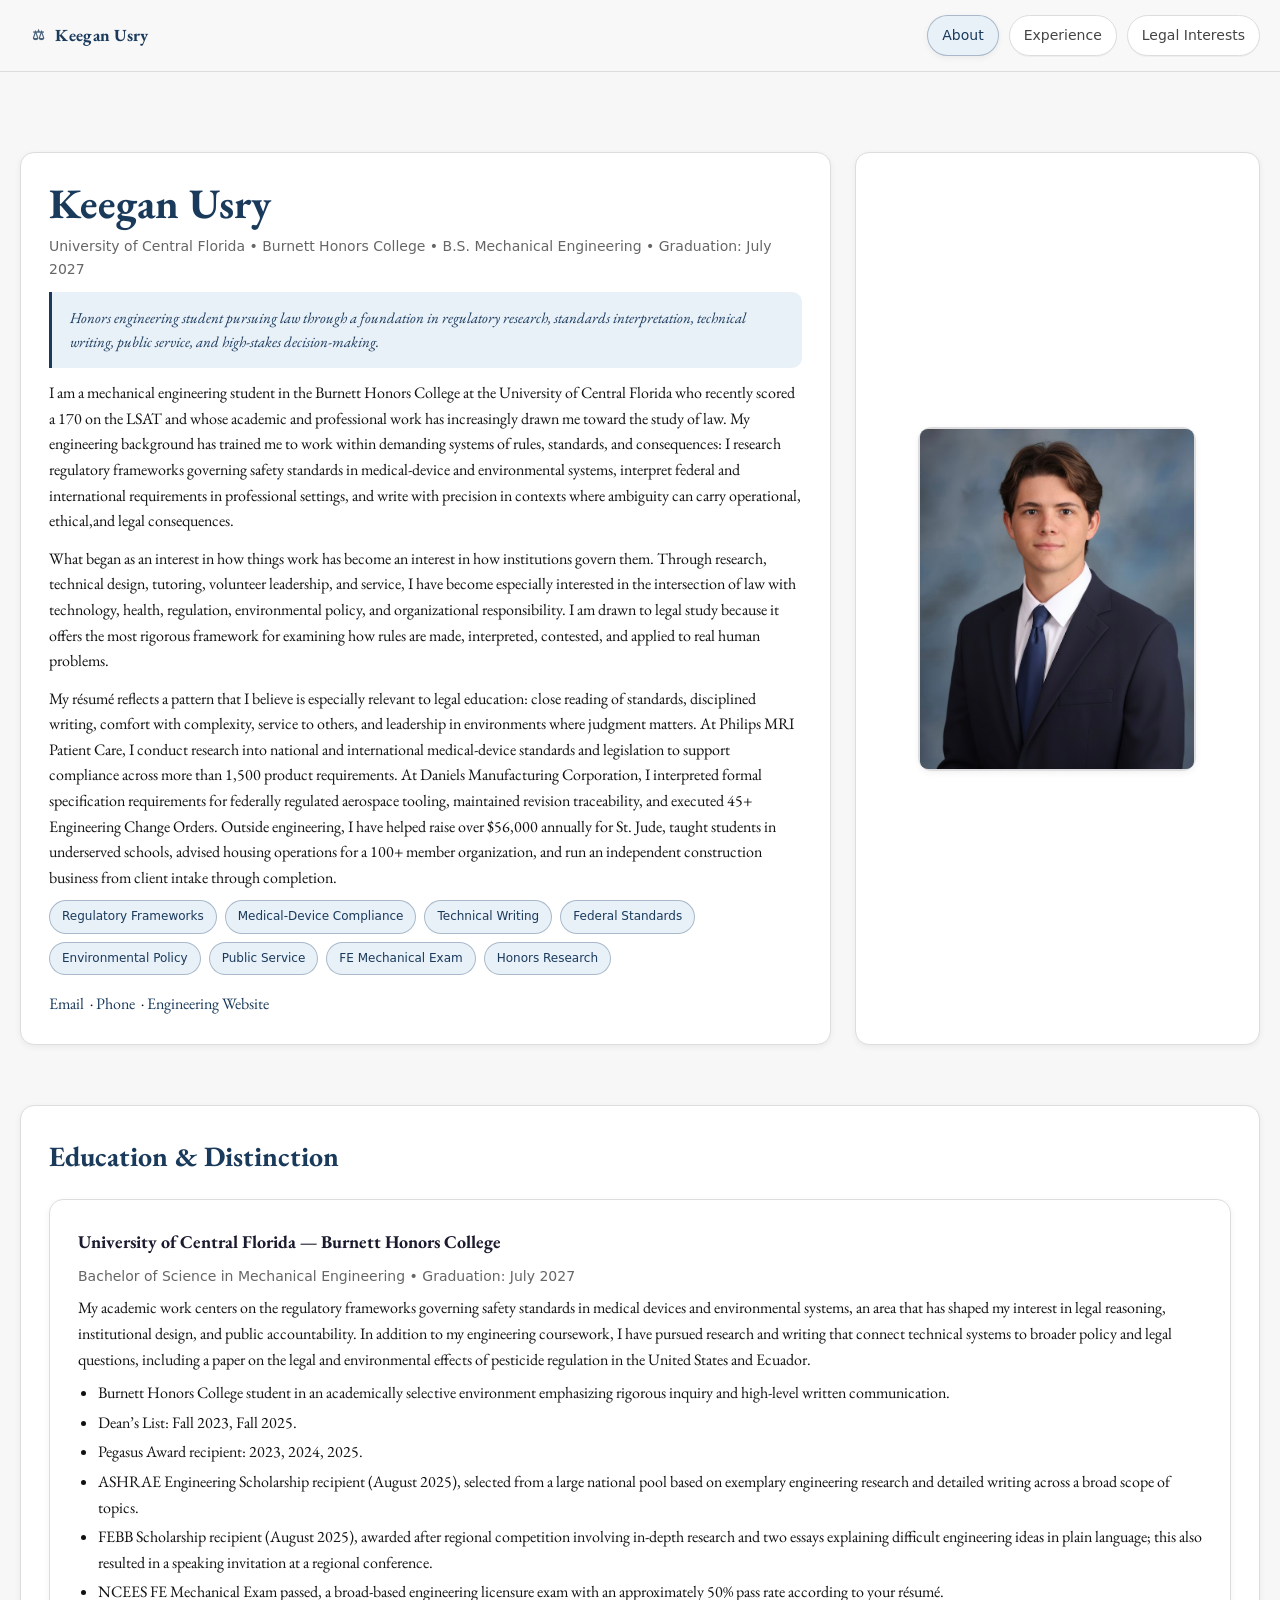
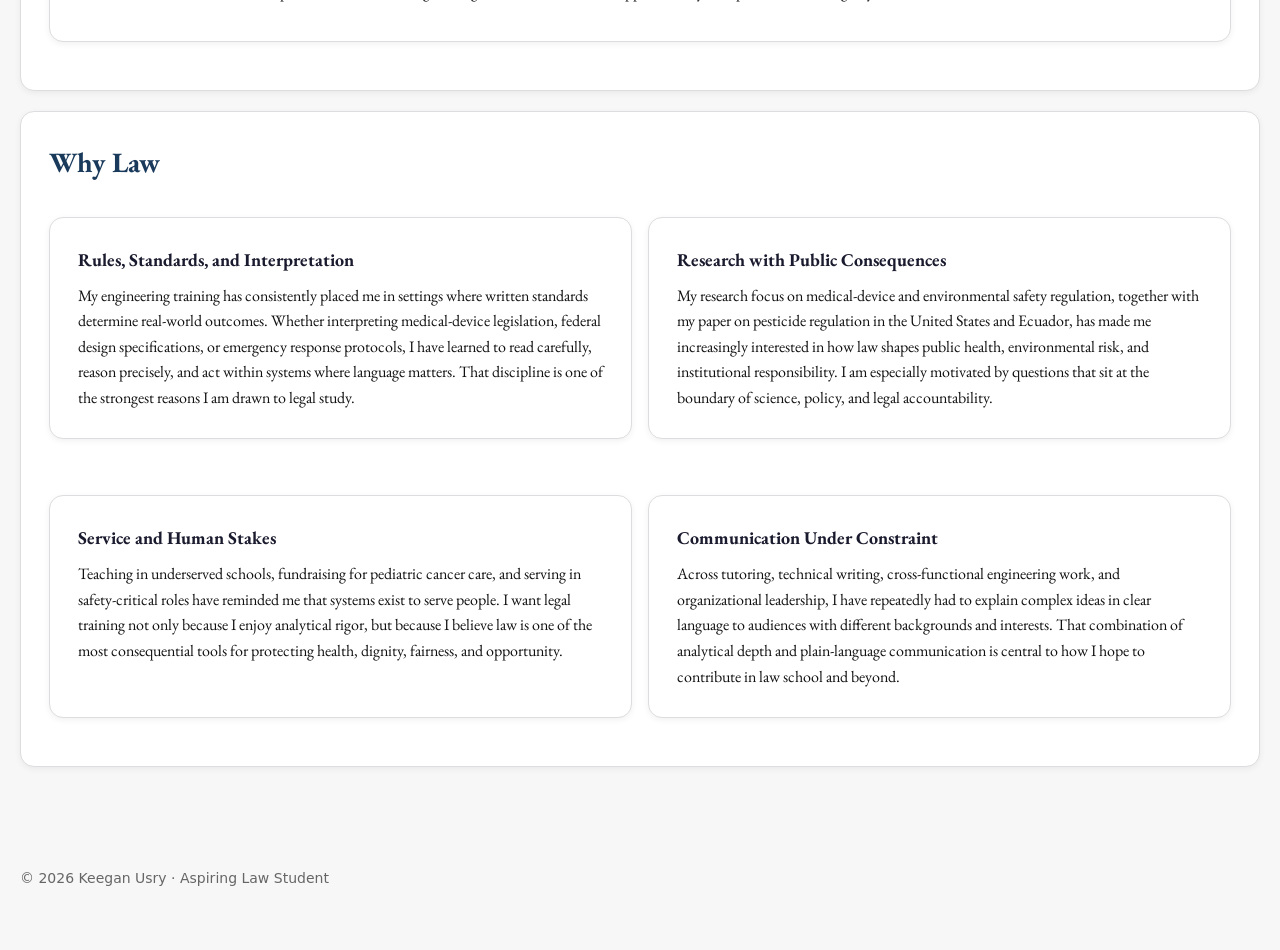
<file: index.html>
<!doctype html>
<html lang="en">
<head>
  <meta charset="utf-8">
  <meta name="viewport" content="width=device-width,initial-scale=1">
  <title>Keegan Usry • Aspiring Law Student</title>
  <meta name="description" content="Keegan Usry — Burnett Honors College mechanical engineering student with experience in regulatory compliance, technical writing, service, and analytical problem-solving.">
  <link rel="preconnect" href="https://fonts.googleapis.com">
  <link rel="preconnect" href="https://fonts.gstatic.com" crossorigin>
  <link href="https://fonts.googleapis.com/css2?family=EB+Garamond:ital,wght@0,400;0,500;0,600;0,700;1,400&display=swap" rel="stylesheet">
  <link rel="stylesheet" href="style.css">
</head>
<body>
  <header>
    <div class="wrap nav" aria-label="Main navigation">
      <div class="brand">Keegan Usry</div>
      <a class="tab active" href="index.html">About</a>
      <a class="tab" href="experience.html">Experience</a>
      <a class="tab" href="writing.html">Legal Interests</a>
    </div>
  </header>

  <main>
    <div class="wrap">
      <section class="hero">
        <div class="card">
          <h1>Keegan Usry</h1>
          <p class="muted">University of Central Florida • Burnett Honors College • B.S. Mechanical Engineering • Graduation: July 2027</p>

          <div class="callout">
            Honors engineering student pursuing law through a foundation in regulatory research, standards interpretation, technical writing, public service, and high-stakes decision-making.
          </div>

          <p>
            I am a mechanical engineering student in the Burnett Honors College at the University of Central Florida who recently scored a 170 on the LSAT and whose academic and professional work has increasingly drawn me toward the study of law. My engineering background has trained me to work within demanding systems of rules, standards, and consequences: I research regulatory frameworks governing safety standards in medical-device and environmental systems, interpret federal and international requirements in professional settings, and write with precision in contexts where ambiguity can carry operational, ethical,and legal consequences.
          </p>

          <p style="margin-top:12px">
            What began as an interest in how things work has become an interest in how institutions govern them. Through research, technical design, tutoring, volunteer leadership, and service, I have become especially interested in the intersection of law with technology, health, regulation, environmental policy, and organizational responsibility. I am drawn to legal study because it offers the most rigorous framework for examining how rules are made, interpreted, contested, and applied to real human problems.
          </p>

          <p style="margin-top:12px">
            My résumé reflects a pattern that I believe is especially relevant to legal education: close reading of standards, disciplined writing, comfort with complexity, service to others, and leadership in environments where judgment matters. At Philips MRI Patient Care, I conduct research into national and international medical-device standards and legislation to support compliance across more than 1,500 product requirements. At Daniels Manufacturing Corporation, I interpreted formal specification requirements for federally regulated aerospace tooling, maintained revision traceability, and executed 45+ Engineering Change Orders. Outside engineering, I have helped raise over $56,000 annually for St. Jude, taught students in underserved schools, advised housing operations for a 100+ member organization, and run an independent construction business from client intake through completion.
          </p>

          <div class="badges">
            <span class="badge">Regulatory Frameworks</span>
            <span class="badge">Medical-Device Compliance</span>
            <span class="badge">Technical Writing</span>
            <span class="badge">Federal Standards</span>
            <span class="badge">Environmental Policy</span>
            <span class="badge">Public Service</span>
            <span class="badge">FE Mechanical Exam</span>
            <span class="badge">Honors Research</span>
          </div>

          <p style="margin-top:16px;">
            <a href="mailto:Keegan.usry@outlook.com">Email</a>
            &nbsp;·&nbsp;<a href="tel:9045013091">Phone</a>
            &nbsp;·&nbsp;<a href="https://keegan-usry.github.io/Keegan.Usry.github.io/" target="_blank" rel="noopener">Engineering Website</a>
          </p>
        </div>

        <div class="card center" style="display:flex;align-items:center;justify-content:center;">
          <div class="avatar" style="display:flex;align-items:center;justify-content:center;min-height:340px;background:#eef2f7;color:#1a3a5c;font-size:18px;">
              <img src="Keegan-Headshot.jpeg" alt="Keegan Usry Headshot" style="width:340px;height:340px;object-fit:cover;border-radius:8px;">
          </div>
        </div>

      </section>

      <section class="card">
        <h2>Education & Distinction</h2>

        <div class="card">
          <h3>University of Central Florida — Burnett Honors College</h3>
          <p class="muted">Bachelor of Science in Mechanical Engineering • Graduation: July 2027</p>
          <p>
            My academic work centers on the regulatory frameworks governing safety standards in medical devices and environmental systems, an area that has shaped my interest in legal reasoning, institutional design, and public accountability. In addition to my engineering coursework, I have pursued research and writing that connect technical systems to broader policy and legal questions, including a paper on the legal and environmental effects of pesticide regulation in the United States and Ecuador. 
          </p>
          <ul>
            <li>Burnett Honors College student in an academically selective environment emphasizing rigorous inquiry and high-level written communication. </li>
            <li>Dean’s List: Fall 2023, Fall 2025. </li>
            <li>Pegasus Award recipient: 2023, 2024, 2025. </li>
            <li>ASHRAE Engineering Scholarship recipient (August 2025), selected from a large national pool based on exemplary engineering research and detailed writing across a broad scope of topics. </li>
            <li>FEBB Scholarship recipient (August 2025), awarded after regional competition involving in-depth research and two essays explaining difficult engineering ideas in plain language; this also resulted in a speaking invitation at a regional conference.</li>
            <li>NCEES FE Mechanical Exam passed, a broad-based engineering licensure exam with an approximately 50% pass rate according to your résumé. </li>
          </ul>
        </div>
      </section>

      <section class="card">
        <h2>Why Law</h2>

        <div style="display:grid;gap:16px;grid-template-columns:1fr 1fr;" class="two-col">
          <div class="card">
            <h3>Rules, Standards, and Interpretation</h3>
            <p>
              My engineering training has consistently placed me in settings where written standards determine real-world outcomes. Whether interpreting medical-device legislation, federal design specifications, or emergency response protocols, I have learned to read carefully, reason precisely, and act within systems where language matters. That discipline is one of the strongest reasons I am drawn to legal study.
            </p>
          </div>

          <div class="card">
            <h3>Research with Public Consequences</h3>
            <p>
              My research focus on medical-device and environmental safety regulation, together with my paper on pesticide regulation in the United States and Ecuador, has made me increasingly interested in how law shapes public health, environmental risk, and institutional responsibility. I am especially motivated by questions that sit at the boundary of science, policy, and legal accountability.
            </p>
          </div>

          <div class="card">
            <h3>Service and Human Stakes</h3>
            <p>
              Teaching in underserved schools, fundraising for pediatric cancer care, and serving in safety-critical roles have reminded me that systems exist to serve people. I want legal training not only because I enjoy analytical rigor, but because I believe law is one of the most consequential tools for protecting health, dignity, fairness, and opportunity. 
            </p>
          </div>

          <div class="card">
            <h3>Communication Under Constraint</h3>
            <p>
              Across tutoring, technical writing, cross-functional engineering work, and organizational leadership, I have repeatedly had to explain complex ideas in clear language to audiences with different backgrounds and interests. That combination of analytical depth and plain-language communication is central to how I hope to contribute in law school and beyond.
            </p>
          </div>
        </div>
      </section>
    </div>
  </main>

  <footer>
    <div class="wrap">© <span id="y"></span> Keegan Usry · Aspiring Law Student</div>
  </footer>

  <script>document.getElementById('y').textContent = new Date().getFullYear();</script>
  <style>
    @media (max-width: 700px) { .two-col { grid-template-columns: 1fr !important; } }
  </style>
</body>
</html>
</file>
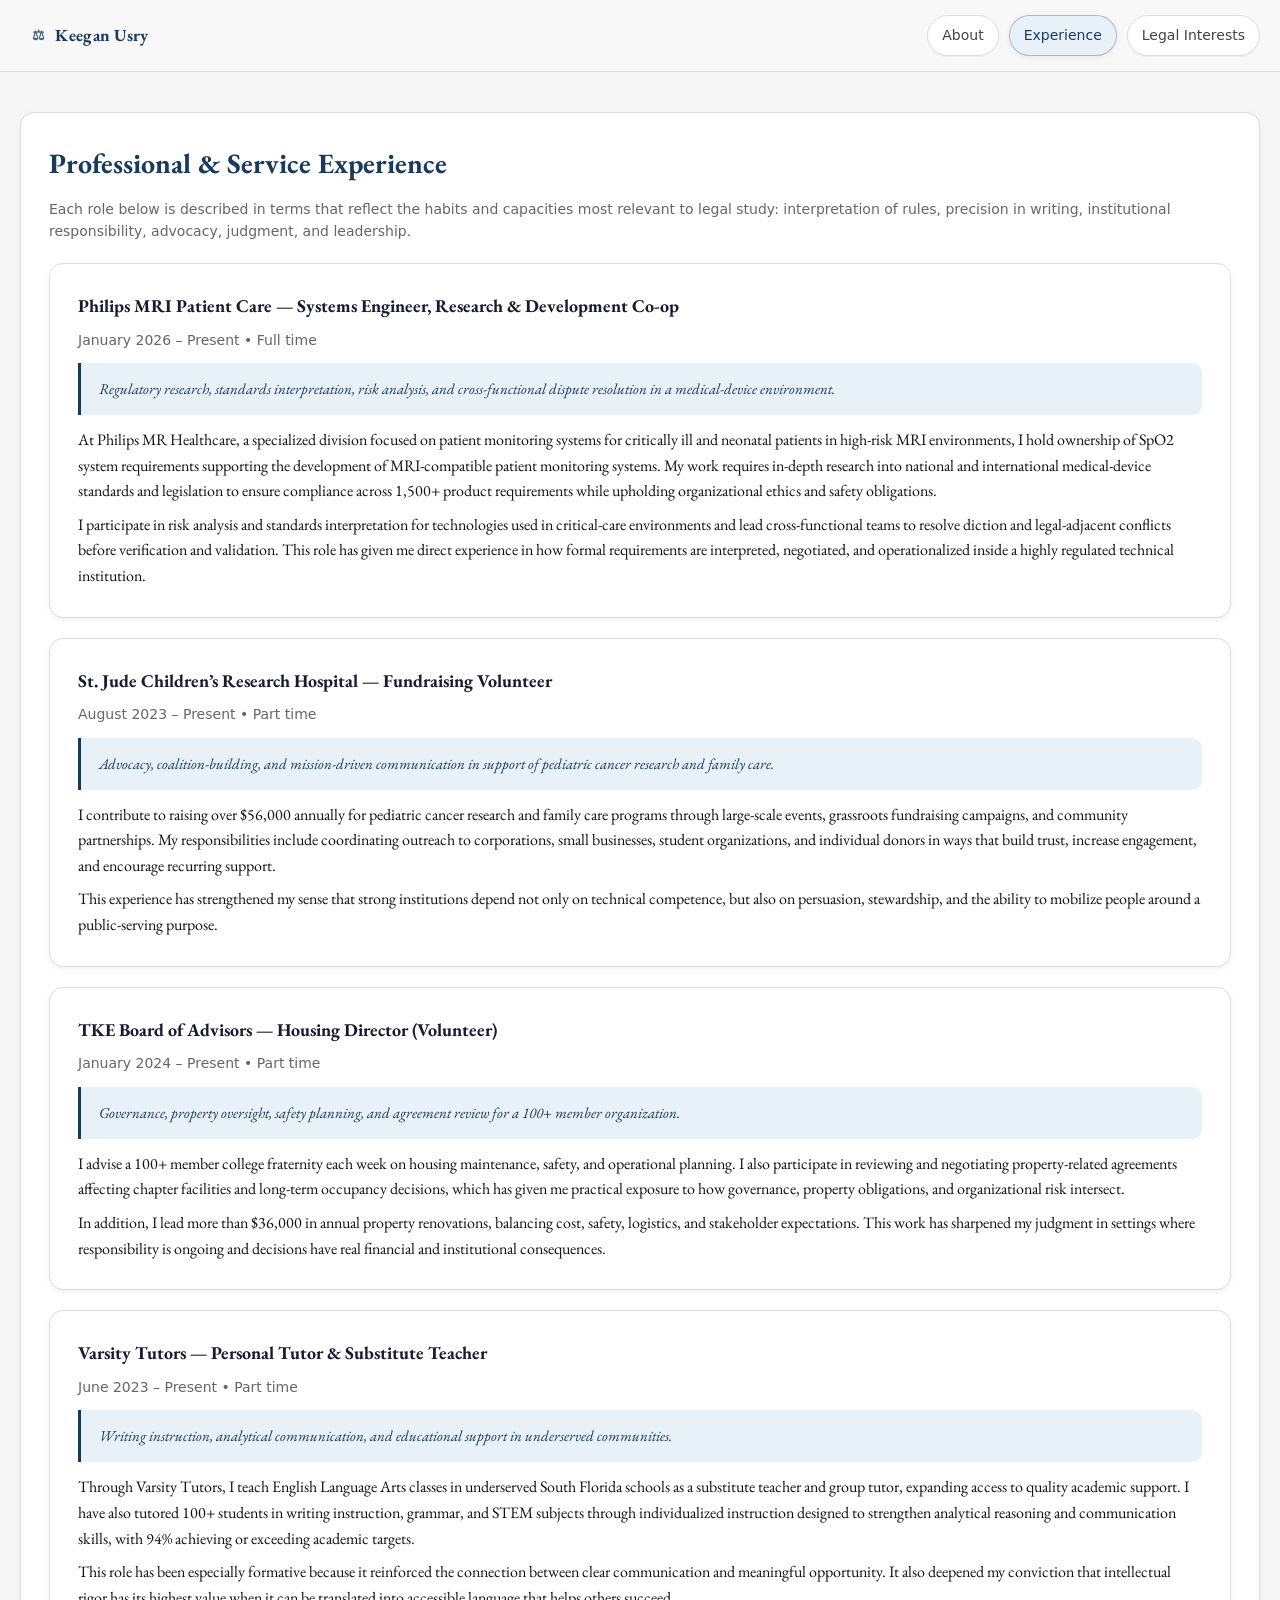
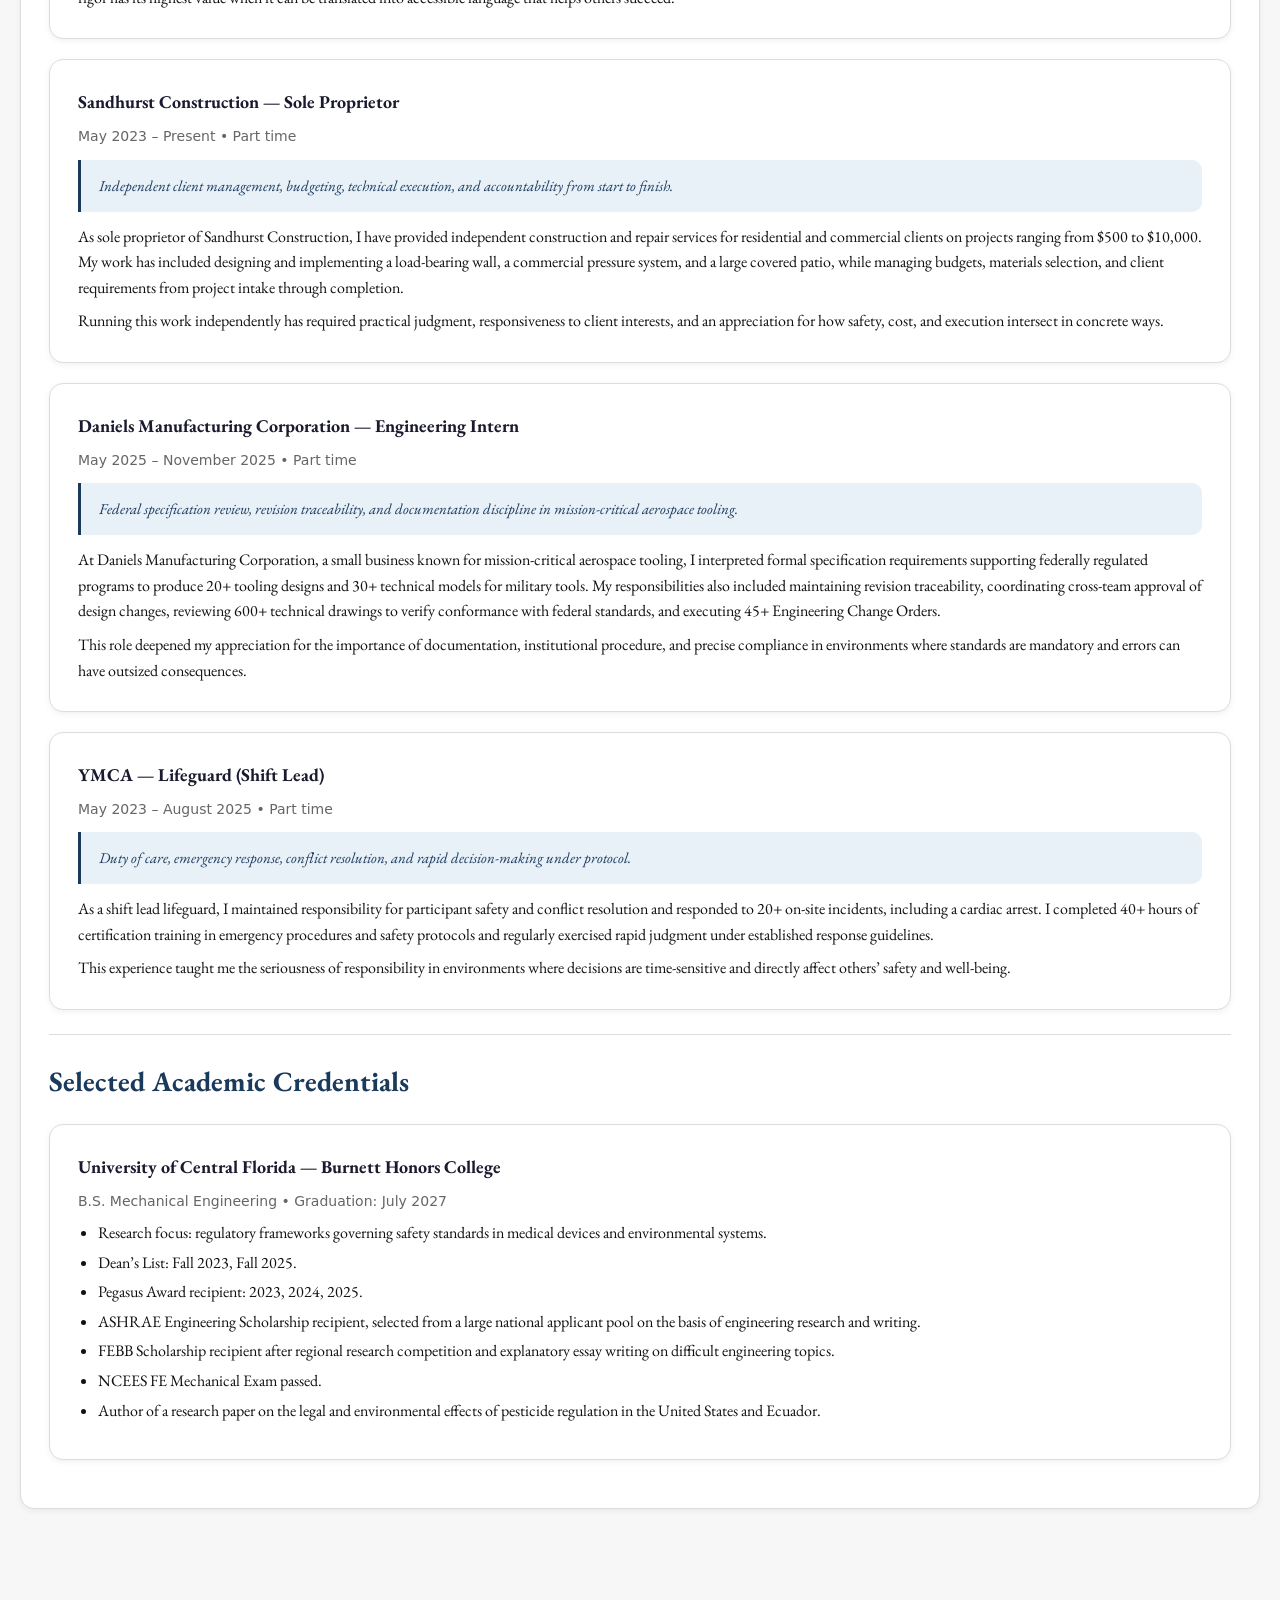
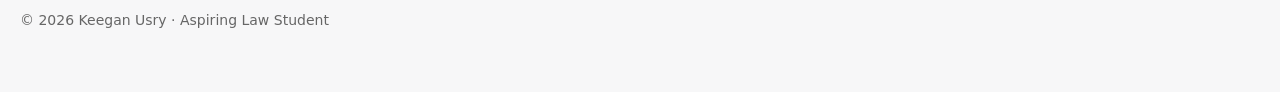
<file: experience.html>
<!doctype html>
<html lang="en">
<head>
  <meta charset="utf-8">
  <meta name="viewport" content="width=device-width,initial-scale=1">
  <title>Experience • Keegan Usry</title>
  <link rel="preconnect" href="https://fonts.googleapis.com">
  <link rel="preconnect" href="https://fonts.gstatic.com" crossorigin>
  <link href="https://fonts.googleapis.com/css2?family=EB+Garamond:ital,wght@0,400;0,500;0,600;0,700;1,400&display=swap" rel="stylesheet">
  <link rel="stylesheet" href="style.css">
</head>
<body>
  <header>
    <div class="wrap nav" aria-label="Main navigation">
      <div class="brand"><a href="index.html" style="color:inherit;text-decoration:none">Keegan Usry</a></div>
      <a class="tab" href="index.html">About</a>
      <a class="tab active" href="experience.html">Experience</a>
      <a class="tab" href="writing.html">Legal Interests</a>
    </div>
  </header>

  <main>
    <div class="wrap">
      <section class="card">
        <h2>Professional & Service Experience</h2>
        <p class="muted" style="margin-bottom:8px">
          Each role below is described in terms that reflect the habits and capacities most relevant to legal study: interpretation of rules, precision in writing, institutional responsibility, advocacy, judgment, and leadership.
        </p>

        <article class="card" style="margin-top:20px">
          <h3>Philips MRI Patient Care — Systems Engineer, Research & Development Co-op</h3>
          <p class="muted">January 2026 – Present • Full time</p>
          <div class="callout">
            Regulatory research, standards interpretation, risk analysis, and cross-functional dispute resolution in a medical-device environment.
          </div>
          <p>
            At Philips MR Healthcare, a specialized division focused on patient monitoring systems for critically ill and neonatal patients in high-risk MRI environments, I hold ownership of SpO2 system requirements supporting the development of MRI-compatible patient monitoring systems. My work requires in-depth research into national and international medical-device standards and legislation to ensure compliance across 1,500+ product requirements while upholding organizational ethics and safety obligations.
          </p>
          <p>
            I participate in risk analysis and standards interpretation for technologies used in critical-care environments and lead cross-functional teams to resolve diction and legal-adjacent conflicts before verification and validation. This role has given me direct experience in how formal requirements are interpreted, negotiated, and operationalized inside a highly regulated technical institution.
          </p>
        </article>

        <article class="card">
          <h3>St. Jude Children’s Research Hospital — Fundraising Volunteer</h3>
          <p class="muted">August 2023 – Present • Part time</p>
          <div class="callout">
            Advocacy, coalition-building, and mission-driven communication in support of pediatric cancer research and family care.
          </div>
          <p>
            I contribute to raising over $56,000 annually for pediatric cancer research and family care programs through large-scale events, grassroots fundraising campaigns, and community partnerships. My responsibilities include coordinating outreach to corporations, small businesses, student organizations, and individual donors in ways that build trust, increase engagement, and encourage recurring support.
          </p>
          <p>
            This experience has strengthened my sense that strong institutions depend not only on technical competence, but also on persuasion, stewardship, and the ability to mobilize people around a public-serving purpose.
          </p>
        </article>

        <article class="card">
          <h3>TKE Board of Advisors — Housing Director (Volunteer)</h3>
          <p class="muted">January 2024 – Present • Part time</p>
          <div class="callout">
            Governance, property oversight, safety planning, and agreement review for a 100+ member organization.
          </div>
          <p>
            I advise a 100+ member college fraternity each week on housing maintenance, safety, and operational planning. I also participate in reviewing and negotiating property-related agreements affecting chapter facilities and long-term occupancy decisions, which has given me practical exposure to how governance, property obligations, and organizational risk intersect.
          </p>
          <p>
            In addition, I lead more than $36,000 in annual property renovations, balancing cost, safety, logistics, and stakeholder expectations. This work has sharpened my judgment in settings where responsibility is ongoing and decisions have real financial and institutional consequences.
          </p>
        </article>

        <article class="card">
          <h3>Varsity Tutors — Personal Tutor & Substitute Teacher</h3>
          <p class="muted">June 2023 – Present • Part time</p>
          <div class="callout">
            Writing instruction, analytical communication, and educational support in underserved communities.
          </div>
          <p>
            Through Varsity Tutors, I teach English Language Arts classes in underserved South Florida schools as a substitute teacher and group tutor, expanding access to quality academic support. I have also tutored 100+ students in writing instruction, grammar, and STEM subjects through individualized instruction designed to strengthen analytical reasoning and communication skills, with 94% achieving or exceeding academic targets.
          </p>
          <p>
            This role has been especially formative because it reinforced the connection between clear communication and meaningful opportunity. It also deepened my conviction that intellectual rigor has its highest value when it can be translated into accessible language that helps others succeed.
          </p>
        </article>

        <article class="card">
          <h3>Sandhurst Construction — Sole Proprietor</h3>
          <p class="muted">May 2023 – Present • Part time</p>
          <div class="callout">
            Independent client management, budgeting, technical execution, and accountability from start to finish.
          </div>
          <p>
            As sole proprietor of Sandhurst Construction, I have provided independent construction and repair services for residential and commercial clients on projects ranging from $500 to $10,000. My work has included designing and implementing a load-bearing wall, a commercial pressure system, and a large covered patio, while managing budgets, materials selection, and client requirements from project intake through completion.
          </p>
          <p>
            Running this work independently has required practical judgment, responsiveness to client interests, and an appreciation for how safety, cost, and execution intersect in concrete ways.
          </p>
        </article>

        <article class="card">
          <h3>Daniels Manufacturing Corporation — Engineering Intern</h3>
          <p class="muted">May 2025 – November 2025 • Part time</p>
          <div class="callout">
            Federal specification review, revision traceability, and documentation discipline in mission-critical aerospace tooling.
          </div>
          <p>
            At Daniels Manufacturing Corporation, a small business known for mission-critical aerospace tooling, I interpreted formal specification requirements supporting federally regulated programs to produce 20+ tooling designs and 30+ technical models for military tools. My responsibilities also included maintaining revision traceability, coordinating cross-team approval of design changes, reviewing 600+ technical drawings to verify conformance with federal standards, and executing 45+ Engineering Change Orders. 
          </p>
          <p>
            This role deepened my appreciation for the importance of documentation, institutional procedure, and precise compliance in environments where standards are mandatory and errors can have outsized consequences.
          </p>
        </article>

        <article class="card">
          <h3>YMCA — Lifeguard (Shift Lead)</h3>
          <p class="muted">May 2023 – August 2025 • Part time</p>
          <div class="callout">
            Duty of care, emergency response, conflict resolution, and rapid decision-making under protocol.
          </div>
          <p>
            As a shift lead lifeguard, I maintained responsibility for participant safety and conflict resolution and responded to 20+ on-site incidents, including a cardiac arrest. I completed 40+ hours of certification training in emergency procedures and safety protocols and regularly exercised rapid judgment under established response guidelines.
          </p>
          <p>
            This experience taught me the seriousness of responsibility in environments where decisions are time-sensitive and directly affect others’ safety and well-being.
          </p>
        </article>

        <hr class="section-divider">

        <h2 style="margin-top:8px">Selected Academic Credentials</h2>
        <article class="card">
          <h3>University of Central Florida — Burnett Honors College</h3>
          <p class="muted">B.S. Mechanical Engineering • Graduation: July 2027</p>
          <ul>
            <li>Research focus: regulatory frameworks governing safety standards in medical devices and environmental systems. </li>
            <li>Dean’s List: Fall 2023, Fall 2025. </li>
            <li>Pegasus Award recipient: 2023, 2024, 2025. </li>
            <li>ASHRAE Engineering Scholarship recipient, selected from a large national applicant pool on the basis of engineering research and writing. </li>
            <li>FEBB Scholarship recipient after regional research competition and explanatory essay writing on difficult engineering topics. </li>
            <li>NCEES FE Mechanical Exam passed.  </li>
            <li>Author of a research paper on the legal and environmental effects of pesticide regulation in the United States and Ecuador. </li>
          </ul>
        </article>
      </section>
    </div>
  </main>

  <footer>
    <div class="wrap">© <span id="y"></span> Keegan Usry · Aspiring Law Student</div>
  </footer>

  <script>document.getElementById('y').textContent=new Date().getFullYear();</script>
</body>
</html>
</file>
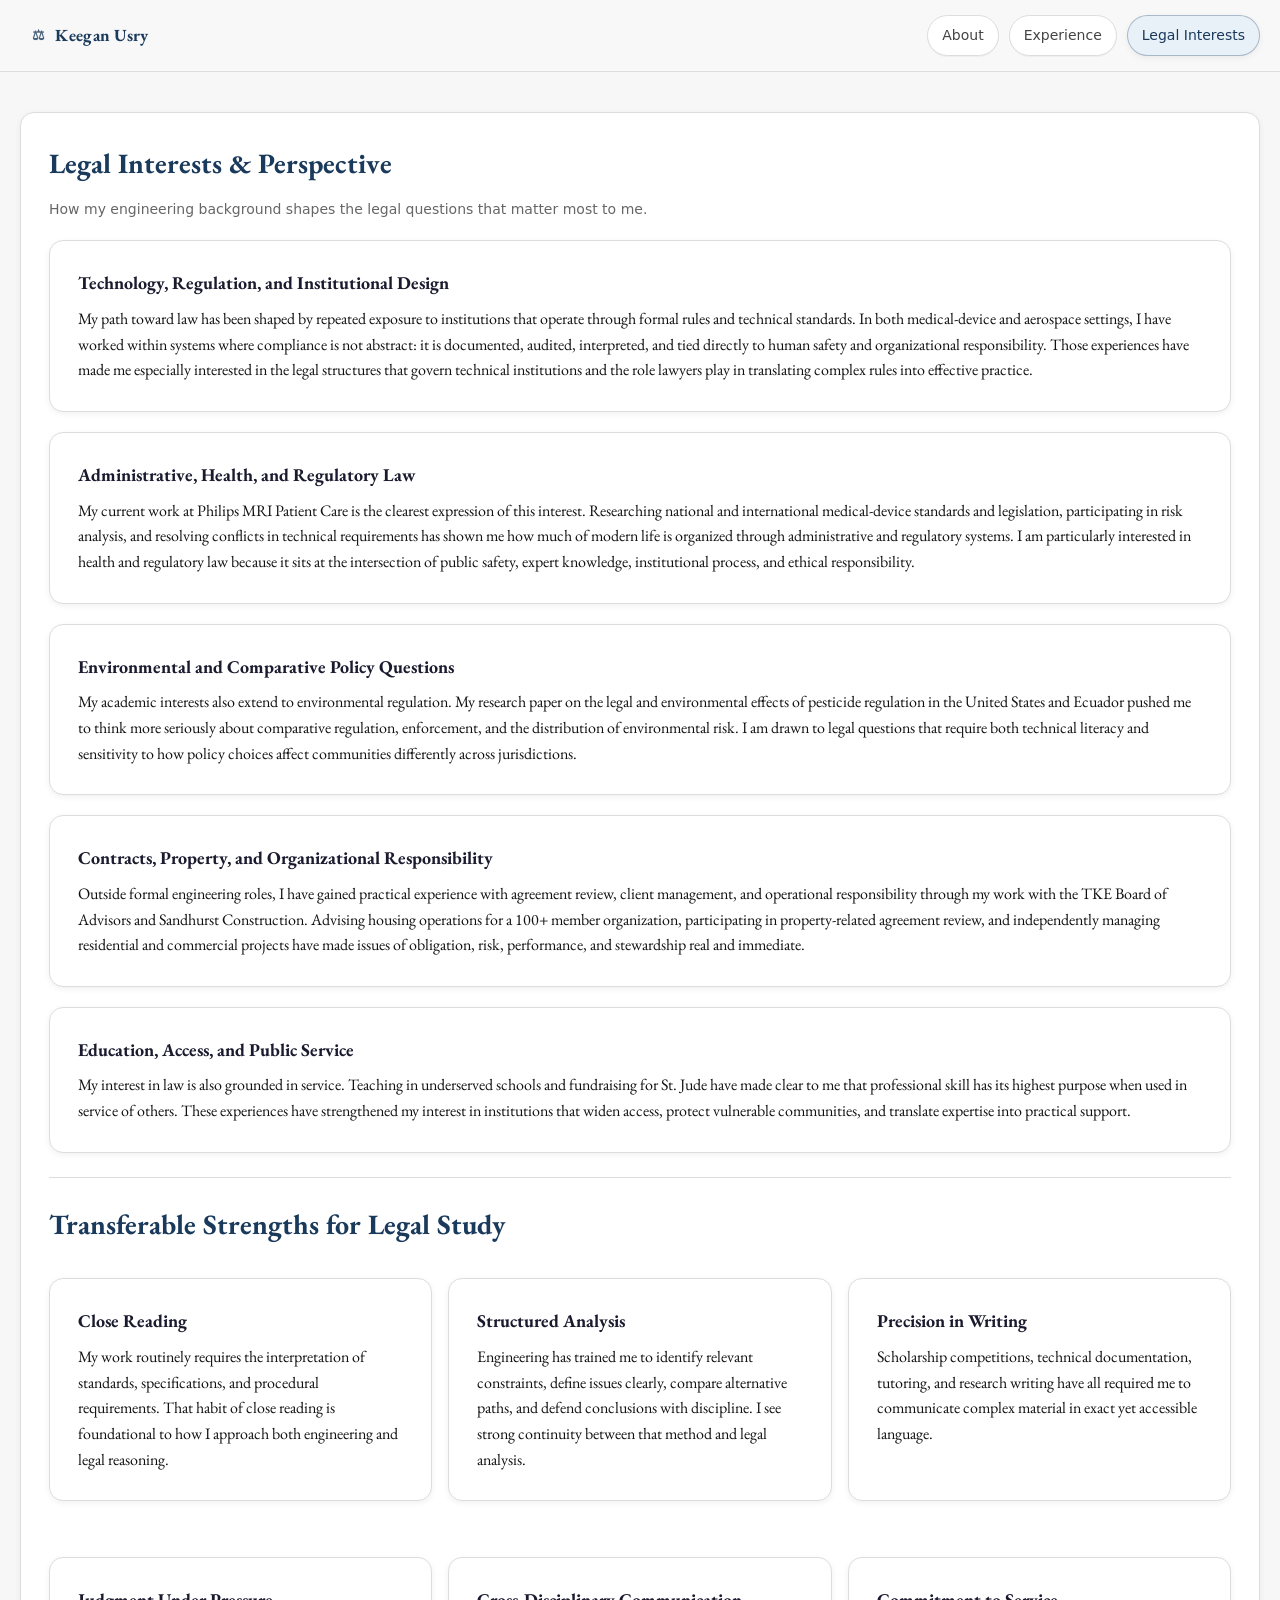
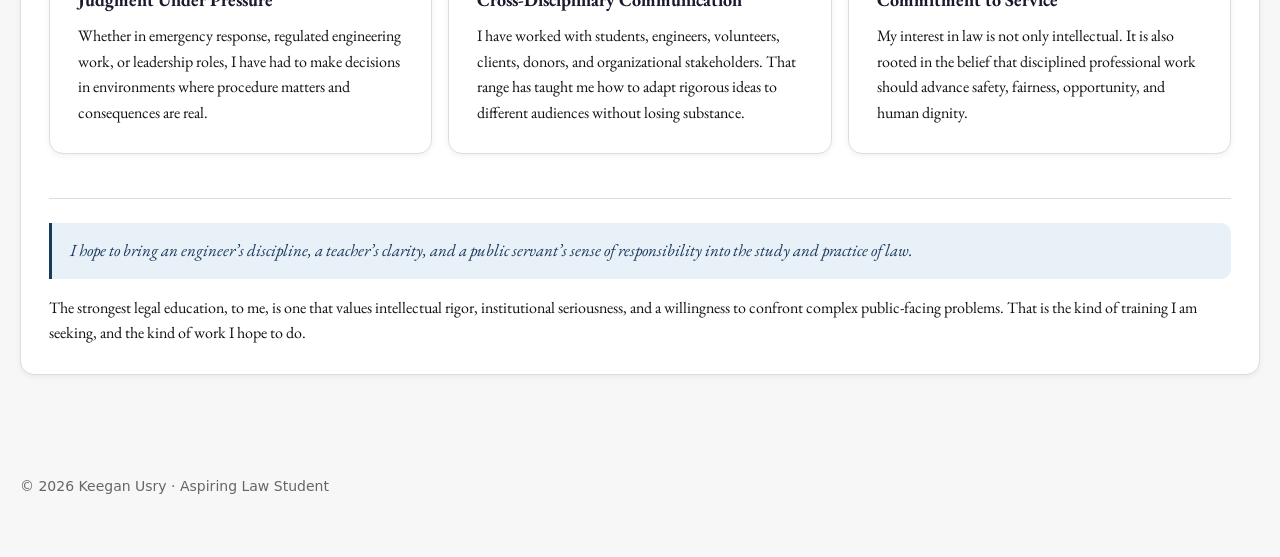
<file: writing.html>
<!doctype html>
<html lang="en">
<head>
  <meta charset="utf-8">
  <meta name="viewport" content="width=device-width,initial-scale=1">
  <title>Legal Interests • Keegan Usry</title>
  <link rel="preconnect" href="https://fonts.googleapis.com">
  <link rel="preconnect" href="https://fonts.gstatic.com" crossorigin>
  <link href="https://fonts.googleapis.com/css2?family=EB+Garamond:ital,wght@0,400;0,500;0,600;0,700;1,400&display=swap" rel="stylesheet">
  <link rel="stylesheet" href="style.css">
</head>
<body>
  <header>
    <div class="wrap nav" aria-label="Main navigation">
      <div class="brand"><a href="index.html" style="color:inherit;text-decoration:none">Keegan Usry</a></div>
      <a class="tab" href="index.html">About</a>
      <a class="tab" href="experience.html">Experience</a>
      <a class="tab active" href="writing.html">Legal Interests</a>
    </div>
  </header>

  <main>
    <div class="wrap">
      <section class="card">
        <h2>Legal Interests & Perspective</h2>
        <p class="muted">How my engineering background shapes the legal questions that matter most to me.</p>

        <article class="card">
          <h3>Technology, Regulation, and Institutional Design</h3>
          <p>
            My path toward law has been shaped by repeated exposure to institutions that operate through formal rules and technical standards. In both medical-device and aerospace settings, I have worked within systems where compliance is not abstract: it is documented, audited, interpreted, and tied directly to human safety and organizational responsibility. Those experiences have made me especially interested in the legal structures that govern technical institutions and the role lawyers play in translating complex rules into effective practice.
          </p>
        </article>

        <article class="card">
          <h3>Administrative, Health, and Regulatory Law</h3>
          <p>
            My current work at Philips MRI Patient Care is the clearest expression of this interest. Researching national and international medical-device standards and legislation, participating in risk analysis, and resolving conflicts in technical requirements has shown me how much of modern life is organized through administrative and regulatory systems. I am particularly interested in health and regulatory law because it sits at the intersection of public safety, expert knowledge, institutional process, and ethical responsibility.
          </p>
        </article>

        <article class="card">
          <h3>Environmental and Comparative Policy Questions</h3>
          <p>
            My academic interests also extend to environmental regulation. My research paper on the legal and environmental effects of pesticide regulation in the United States and Ecuador pushed me to think more seriously about comparative regulation, enforcement, and the distribution of environmental risk. I am drawn to legal questions that require both technical literacy and sensitivity to how policy choices affect communities differently across jurisdictions.
          </p>
        </article>

        <article class="card">
          <h3>Contracts, Property, and Organizational Responsibility</h3>
          <p>
            Outside formal engineering roles, I have gained practical experience with agreement review, client management, and operational responsibility through my work with the TKE Board of Advisors and Sandhurst Construction. Advising housing operations for a 100+ member organization, participating in property-related agreement review, and independently managing residential and commercial projects have made issues of obligation, risk, performance, and stewardship real and immediate.
          </p>
        </article>

        <article class="card">
          <h3>Education, Access, and Public Service</h3>
          <p>
            My interest in law is also grounded in service. Teaching in underserved schools and fundraising for St. Jude have made clear to me that professional skill has its highest purpose when used in service of others. These experiences have strengthened my interest in institutions that widen access, protect vulnerable communities, and translate expertise into practical support.
          </p>
        </article>

        <hr class="section-divider">

        <h2>Transferable Strengths for Legal Study</h2>
        <div style="display:grid;gap:16px;grid-template-columns:1fr 1fr 1fr;" class="three-col">
          <div class="card">
            <h3>Close Reading</h3>
            <p>
              My work routinely requires the interpretation of standards, specifications, and procedural requirements. That habit of close reading is foundational to how I approach both engineering and legal reasoning.
            </p>
          </div>

          <div class="card">
            <h3>Structured Analysis</h3>
            <p>
              Engineering has trained me to identify relevant constraints, define issues clearly, compare alternative paths, and defend conclusions with discipline. I see strong continuity between that method and legal analysis.
            </p>
          </div>

          <div class="card">
            <h3>Precision in Writing</h3>
            <p>
              Scholarship competitions, technical documentation, tutoring, and research writing have all required me to communicate complex material in exact yet accessible language.
            </p>
          </div>

          <div class="card">
            <h3>Judgment Under Pressure</h3>
            <p>
              Whether in emergency response, regulated engineering work, or leadership roles, I have had to make decisions in environments where procedure matters and consequences are real.
            </p>
          </div>

          <div class="card">
            <h3>Cross-Disciplinary Communication</h3>
            <p>
              I have worked with students, engineers, volunteers, clients, donors, and organizational stakeholders. That range has taught me how to adapt rigorous ideas to different audiences without losing substance.
            </p>
          </div>

          <div class="card">
            <h3>Commitment to Service</h3>
            <p>
              My interest in law is not only intellectual. It is also rooted in the belief that disciplined professional work should advance safety, fairness, opportunity, and human dignity.
            </p>
          </div>
        </div>

        <hr class="section-divider">

        <div class="callout" style="font-size:17px;margin-top:8px">
          I hope to bring an engineer’s discipline, a teacher’s clarity, and a public servant’s sense of responsibility into the study and practice of law.
        </div>

        <p style="margin-top:16px">
          The strongest legal education, to me, is one that values intellectual rigor, institutional seriousness, and a willingness to confront complex public-facing problems. That is the kind of training I am seeking, and the kind of work I hope to do.
        </p>
      </section>
    </div>
  </main>

  <footer>
    <div class="wrap">© <span id="y"></span> Keegan Usry · Aspiring Law Student</div>
  </footer>

  <script>document.getElementById('y').textContent=new Date().getFullYear();</script>

  <style>
    @media (max-width: 700px) {
      .three-col { grid-template-columns: 1fr !important; }
    }
    @media (min-width: 701px) and (max-width: 1000px) {
      .three-col { grid-template-columns: 1fr 1fr !important; }
    }
  </style>
</body>
</html>
</file>
<file: style.css>
/* ===============================
   Keegan Usry • Legal Portfolio
   Off-white background, black text
   Deep navy accent for legal gravitas
   =============================== */

:root {
  --bg: #f7f7f8;
  --card-bg: #ffffff;
  --ink: #111111;
  --ink-2: #1a1a2e;
  --ink-3: #444444;
  --ink-4: #666666;
  --line: #dddddf;
  --line-2: #cccccf;
  --hover-bg: #f0f0f2;
  --accent: #1a3a5c;
  --accent-light: #e8f0f8;
  --shadow: 0 2px 6px rgba(17,17,17,0.06);
  --shadow-lg: 0 10px 24px rgba(17,17,17,0.10);
  --radius: 14px;
  --radius-sm: 10px;
  --wrap: 1280px;
}
* { box-sizing: border-box; }
html, body {
  margin: 0;
  padding: 0;
  background: var(--bg);
  color: var(--ink);
  font: 16px/1.6 'EB Garamond', Georgia, 'Times New Roman', serif;
  -webkit-font-smoothing: antialiased;
  -moz-osx-font-smoothing: grayscale;
}
img { max-width: 100%; display: block; }
a { color: var(--accent); text-decoration: none; transition: color .15s ease, opacity .15s ease; }
a:hover { color: var(--ink); }
header, main, footer { width: 100%; display: flex; justify-content: center; }
.wrap { width: 100%; max-width: var(--wrap); padding: 20px; margin: 0 auto; }
.nav {
  display: flex; gap: 10px; align-items: center; justify-content: flex-end;
  padding: 14px 20px; position: sticky; top: 0; backdrop-filter: saturate(180%) blur(6px);
  background: color-mix(in srgb, var(--bg) 88%, white 12%); border-bottom: 1px solid var(--line); z-index: 50;
}
.nav .brand {
  margin-right: auto; font-weight: 700; font-family: 'EB Garamond', Georgia, serif; letter-spacing: .3px;
  color: var(--accent); display: inline-flex; align-items: center; gap: 10px; padding: 8px 12px;
  border-radius: var(--radius-sm); transition: transform .15s ease, box-shadow .15s ease, background .15s ease; font-size: 17px;
}
.nav .brand::before { content: "⚖"; font-size: 14px; color: var(--accent); opacity: .8; }
.tab {
  display: inline-flex; align-items: center; gap: 8px; padding: 8px 14px; border-radius: 999px; border: 1px solid var(--line);
  color: var(--ink-3); background: #fff; box-shadow: 0 1px 0 rgba(17,17,17,0.04); position: relative;
  font-family: system-ui, -apple-system, sans-serif; font-size: 14px;
}
.tab.active { background: var(--accent-light); color: var(--accent); border-color: rgba(26,58,92,0.3); box-shadow: var(--shadow); }
.card { background: var(--card-bg); border: 1px solid var(--line); border-radius: var(--radius); padding: 28px; margin: 20px 0; box-shadow: var(--shadow); }
h1 { margin: 0 0 8px; font-size: clamp(28px, 4vw, 42px); line-height: 1.1; color: var(--accent); font-family: 'EB Garamond', Georgia, serif; font-weight: 700; }
h2 { margin: 0 0 12px; font-size: clamp(20px, 2.5vw, 28px); color: var(--accent); font-family: 'EB Garamond', Georgia, serif; font-weight: 700; }
h3 { margin: 0 0 8px; font-size: 18px; color: var(--ink-2); font-family: 'EB Garamond', Georgia, serif; font-weight: 700; }
p { margin: 8px 0 0; color: var(--ink); }
.muted { color: var(--ink-4); font-family: system-ui, sans-serif; font-size: 14px; }
ul { padding-left: 20px; margin: 8px 0; }
ul li { margin-bottom: 4px; color: var(--ink); }
.hero { display: grid; gap: 24px; padding: 40px 0 20px; grid-template-columns: 1fr; }
@media (min-width: 840px) { .hero { grid-template-columns: 2fr 1fr; } }
.badges { display: flex; flex-wrap: wrap; gap: 8px; margin-top: 10px; }
.badge {
  display: inline-flex; align-items: center; gap: 6px; padding: 6px 12px; font-size: 12px; font-family: system-ui, sans-serif;
  border-radius: 999px; border: 1px solid rgba(26,58,92,0.3); background: var(--accent-light); color: var(--accent);
}
.callout {
  background: var(--accent-light); border-left: 3px solid var(--accent); border-radius: 0 var(--radius-sm) var(--radius-sm) 0;
  padding: 14px 18px; margin: 12px 0; font-size: 15px; color: var(--accent); font-style: italic; font-family: 'EB Garamond', Georgia, serif;
}
.avatar {
  display: block; margin: 0 auto; width: 80%; height: auto; border-radius: var(--radius); object-fit: cover;
  border: 2px solid var(--line); box-shadow: var(--shadow);
}
.section-divider { height: 1px; background: var(--line); border: 0; margin: 24px 0; }
.btn {
  display: inline-block; padding: 10px 18px; border-radius: 12px; border: 1px solid var(--accent); background: var(--accent);
  color: #fff; font-weight: 600; font-family: system-ui, sans-serif; font-size: 14px;
}
.btn-outline { background: #fff; color: var(--accent); }
footer { padding: 40px 0; color: var(--ink-4); font-family: system-ui, sans-serif; font-size: 14px; }
</file>
